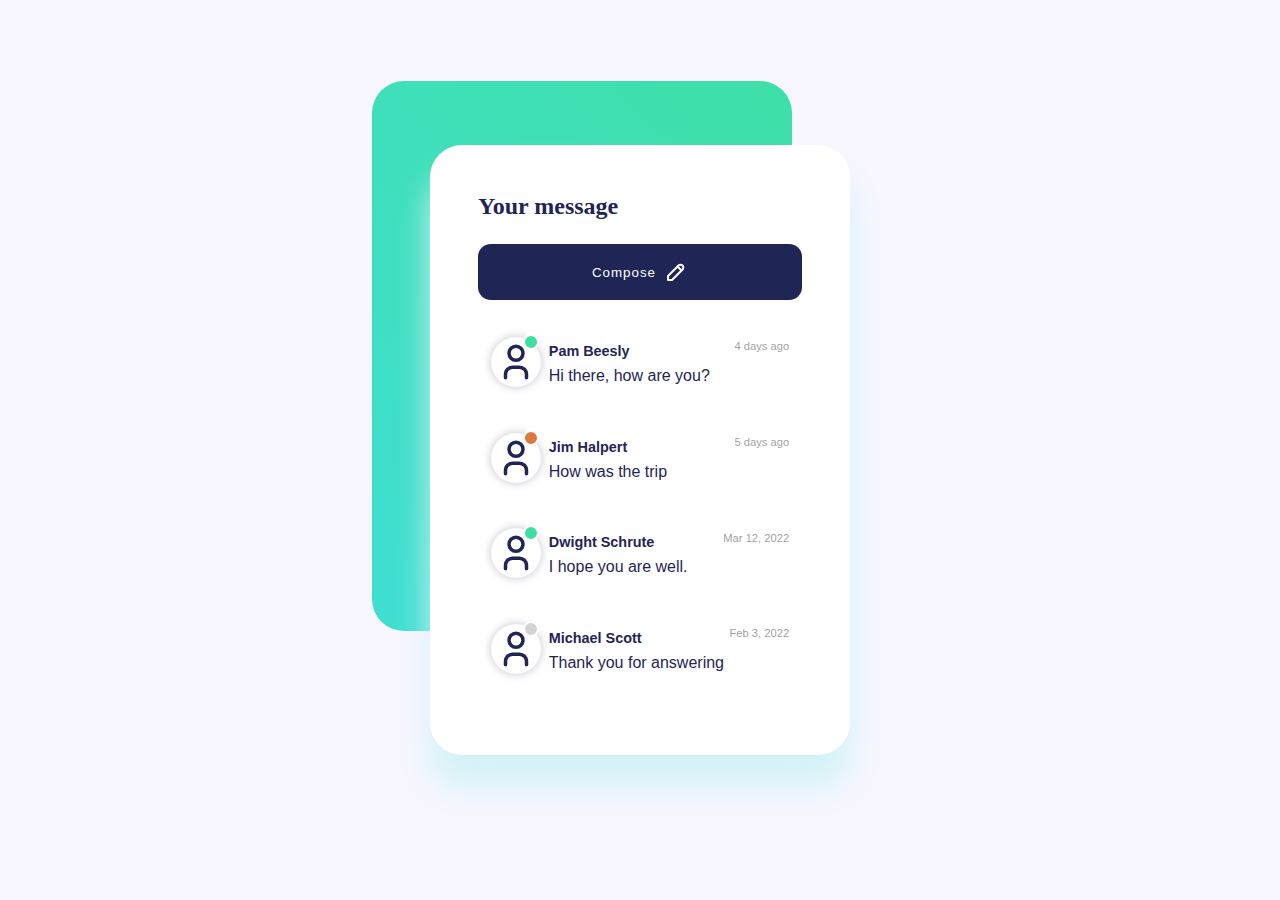
<file: Day2/index.html>
<!DOCTYPE html>
<html lang="en">
<head>
  <meta charset="UTF-8">
  <meta name="viewport" content="width=device-width, initial-scale=1.0">
  <title>Document</title>
  <link rel="stylesheet" href="styles.css">
</head>
<body>
  <section class="main-container">
    <div class="green-background"></div>
    <div class="content">
      <h2>Your message</h2>
      <button>Compose <svg  xmlns="http://www.w3.org/2000/svg"  width="24"  height="24"  viewBox="0 0 24 24"  fill="none"  stroke="currentColor"  stroke-width="2"  stroke-linecap="round"  stroke-linejoin="round"  class="icon icon-tabler icons-tabler-outline icon-tabler-pencil"><path stroke="none" d="M0 0h24v24H0z" fill="none"/><path d="M4 20h4l10.5 -10.5a2.828 2.828 0 1 0 -4 -4l-10.5 10.5v4" /><path d="M13.5 6.5l4 4" /></svg></button>
      <div class="messages">
        <div class="message-profile">
          <div class="image-container">
            <svg  xmlns="http://www.w3.org/2000/svg"  width="50"  height="50"  viewBox="0 0 24 24"  fill="none"  stroke="currentColor"  stroke-width="2"  stroke-linecap="round"  stroke-linejoin="round"  class="icon icon-tabler icons-tabler-outline icon-tabler-user"><path stroke="none" d="M0 0h24v24H0z" fill="none"/><path d="M8 7a4 4 0 1 0 8 0a4 4 0 0 0 -8 0" /><path d="M6 21v-2a4 4 0 0 1 4 -4h4a4 4 0 0 1 4 4v2" /></svg>
          </div>
          <div class="dot available"></div>
          <div class="text">
            <h3>Pam Beesly</h3>
            <p class="meesage">Hi there, how are you?</p>
          </div>
          <p class="days-ago"> 4 days ago</p>
        </div>
        <div class="message-profile">
          <div class="image-container">
            <svg  xmlns="http://www.w3.org/2000/svg"  width="50"  height="50"  viewBox="0 0 24 24"  fill="none"  stroke="currentColor"  stroke-width="2"  stroke-linecap="round"  stroke-linejoin="round"  class="icon icon-tabler icons-tabler-outline icon-tabler-user"><path stroke="none" d="M0 0h24v24H0z" fill="none"/><path d="M8 7a4 4 0 1 0 8 0a4 4 0 0 0 -8 0" /><path d="M6 21v-2a4 4 0 0 1 4 -4h4a4 4 0 0 1 4 4v2" /></svg>
          </div>
          <div class="dot busy"></div>
          <div class="text">
            <h3>Jim Halpert</h3>
            <p class="meesage">How was the trip</p>
          </div>
          <p class="days-ago"> 5 days ago</p>
        </div>
        <div class="message-profile">
          <div class="image-container">
            <svg  xmlns="http://www.w3.org/2000/svg"  width="50"  height="50"  viewBox="0 0 24 24"  fill="none"  stroke="currentColor"  stroke-width="2"  stroke-linecap="round"  stroke-linejoin="round"  class="icon icon-tabler icons-tabler-outline icon-tabler-user"><path stroke="none" d="M0 0h24v24H0z" fill="none"/><path d="M8 7a4 4 0 1 0 8 0a4 4 0 0 0 -8 0" /><path d="M6 21v-2a4 4 0 0 1 4 -4h4a4 4 0 0 1 4 4v2" /></svg>
          </div>
          <div class="dot available"></div>
          <div class="text">
            <h3>Dwight Schrute</h3>
            <p class="meesage">I hope you are well.</p>
          </div>
          <p class="days-ago"> Mar 12, 2022</p>
        </div>
        <div class="message-profile">
          <div class="image-container">
            <svg  xmlns="http://www.w3.org/2000/svg"  width="50"  height="50"  viewBox="0 0 24 24"  fill="none"  stroke="currentColor"  stroke-width="2"  stroke-linecap="round"  stroke-linejoin="round"  class="icon icon-tabler icons-tabler-outline icon-tabler-user"><path stroke="none" d="M0 0h24v24H0z" fill="none"/><path d="M8 7a4 4 0 1 0 8 0a4 4 0 0 0 -8 0" /><path d="M6 21v-2a4 4 0 0 1 4 -4h4a4 4 0 0 1 4 4v2" /></svg>
          </div>
          <div class="dot not-available"></div>
          <div class="text">
            <h3>Michael Scott</h3>
            <p class="meesage">Thank you for answering</p>
          </div>
          <p class="days-ago">Feb 3, 2022</p>
        </div>
      </div>
    </div>
  </section>
</body>
</html>
</file>
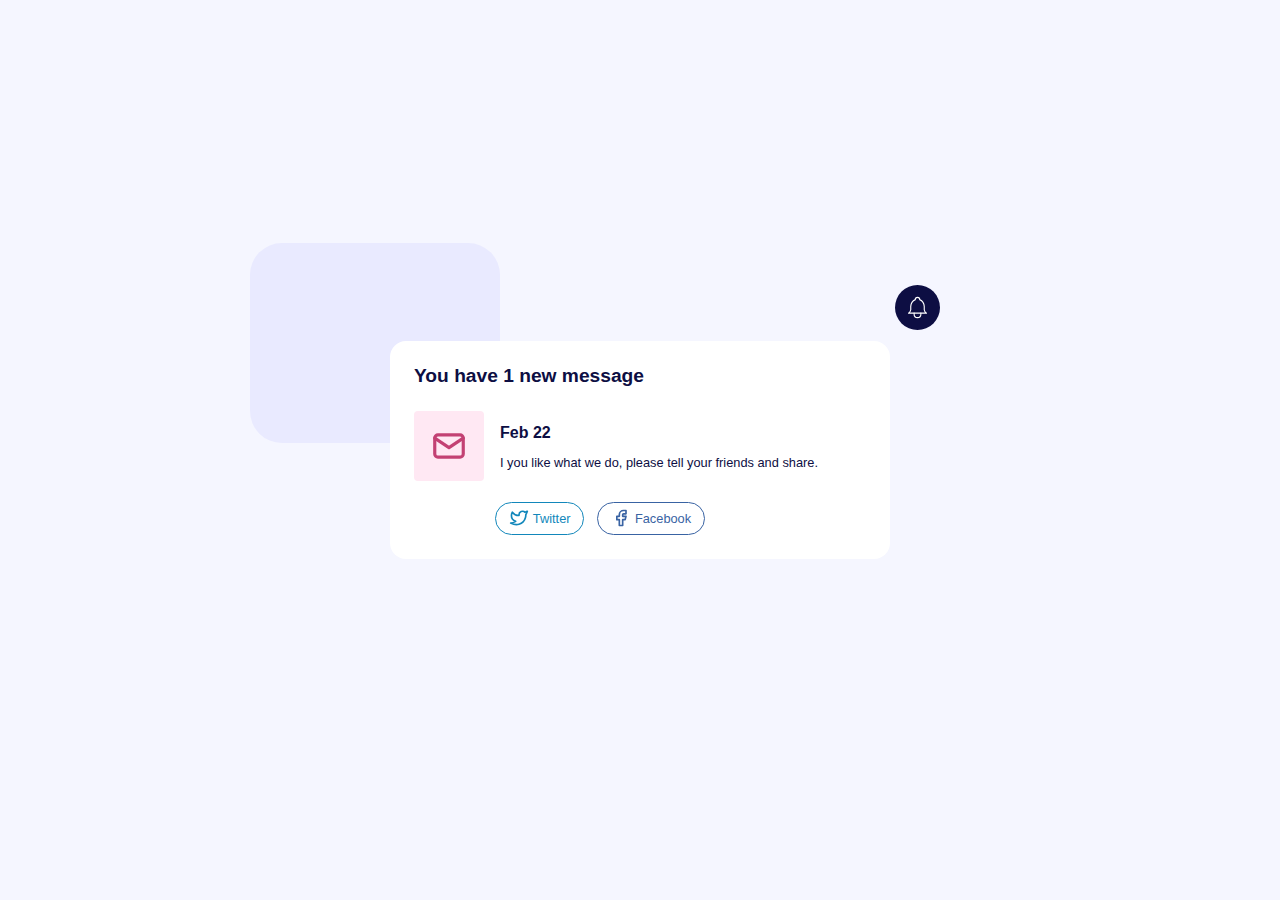
<file: Day4/index.html>
<!DOCTYPE html>
<html lang="en">
<head>
  <meta charset="UTF-8">
  <meta name="viewport" content="width=device-width, initial-scale=1.0">
  <title>Message Notification</title>
  <link rel="stylesheet" href="styles.css">
</head>
<body>
  <section class="notification-container"> 
    <div class="blue-section"></div>
    <svg  xmlns="http://www.w3.org/2000/svg"  width="45"  height="45"  viewBox="0 0 24 24"  fill="none"  stroke="currentColor"  stroke-width="1"  stroke-linecap="round"  stroke-linejoin="round"  class="icon icon-tabler icons-tabler-outline icon-tabler-bell"><path stroke="none" d="M0 0h24v24H0z" fill="none"/><path d="M10 5a2 2 0 1 1 4 0a7 7 0 0 1 4 6v3a4 4 0 0 0 2 3h-16a4 4 0 0 0 2 -3v-3a7 7 0 0 1 4 -6" /><path d="M9 17v1a3 3 0 0 0 6 0v-1" /></svg>
    <div class="notification">
      <h2>You have 1 new message</h2>
      <div class="info">
        <svg  xmlns="http://www.w3.org/2000/svg"  width="70"  height="70"  viewBox="0 0 24 24"  fill="none"  stroke="currentColor"  stroke-width="2"  stroke-linecap="round"  stroke-linejoin="round"  class="icon icon-tabler icons-tabler-outline icon-tabler-mail"><path stroke="none" d="M0 0h24v24H0z" fill="none"/><path d="M3 7a2 2 0 0 1 2 -2h14a2 2 0 0 1 2 2v10a2 2 0 0 1 -2 2h-14a2 2 0 0 1 -2 -2v-10z" /><path d="M3 7l9 6l9 -6" /></svg>        
        <div class="info-text">
          <h3>Feb 22</h3>
          <p>I you like what we do, please tell your friends and share.</p>          
        </div>        
      </div>
      <div class="buttons-container">
        <button class="twitter">
          <svg  xmlns="http://www.w3.org/2000/svg"  width="20"  height="20"  viewBox="0 0 24 24"  fill="none"  stroke="currentColor"  stroke-width="2"  stroke-linecap="round"  stroke-linejoin="round"  class="icon icon-tabler icons-tabler-outline icon-tabler-brand-twitter"><path stroke="none" d="M0 0h24v24H0z" fill="none"/><path d="M22 4.01c-1 .49 -1.98 .689 -3 .99c-1.121 -1.265 -2.783 -1.335 -4.38 -.737s-2.643 2.06 -2.62 3.737v1c-3.245 .083 -6.135 -1.395 -8 -4c0 0 -4.182 7.433 4 11c-1.872 1.247 -3.739 2.088 -6 2c3.308 1.803 6.913 2.423 10.034 1.517c3.58 -1.04 6.522 -3.723 7.651 -7.742a13.84 13.84 0 0 0 .497 -3.753c0 -.249 1.51 -2.772 1.818 -4.013z" /></svg>
          Twitter
        </button>
        <button class="facebook">
          <svg  xmlns="http://www.w3.org/2000/svg"  width="20"  height="20"  viewBox="0 0 24 24"  fill="none"  stroke="currentColor"  stroke-width="2"  stroke-linecap="round"  stroke-linejoin="round"  class="icon icon-tabler icons-tabler-outline icon-tabler-brand-facebook"><path stroke="none" d="M0 0h24v24H0z" fill="none"/><path d="M7 10v4h3v7h4v-7h3l1 -4h-4v-2a1 1 0 0 1 1 -1h3v-4h-3a5 5 0 0 0 -5 5v2h-3" /></svg>
          Facebook
        </button>
      </div>      
    </div>
  </section>
  <script src="index.js"></script>
</body>
</html>
</file>
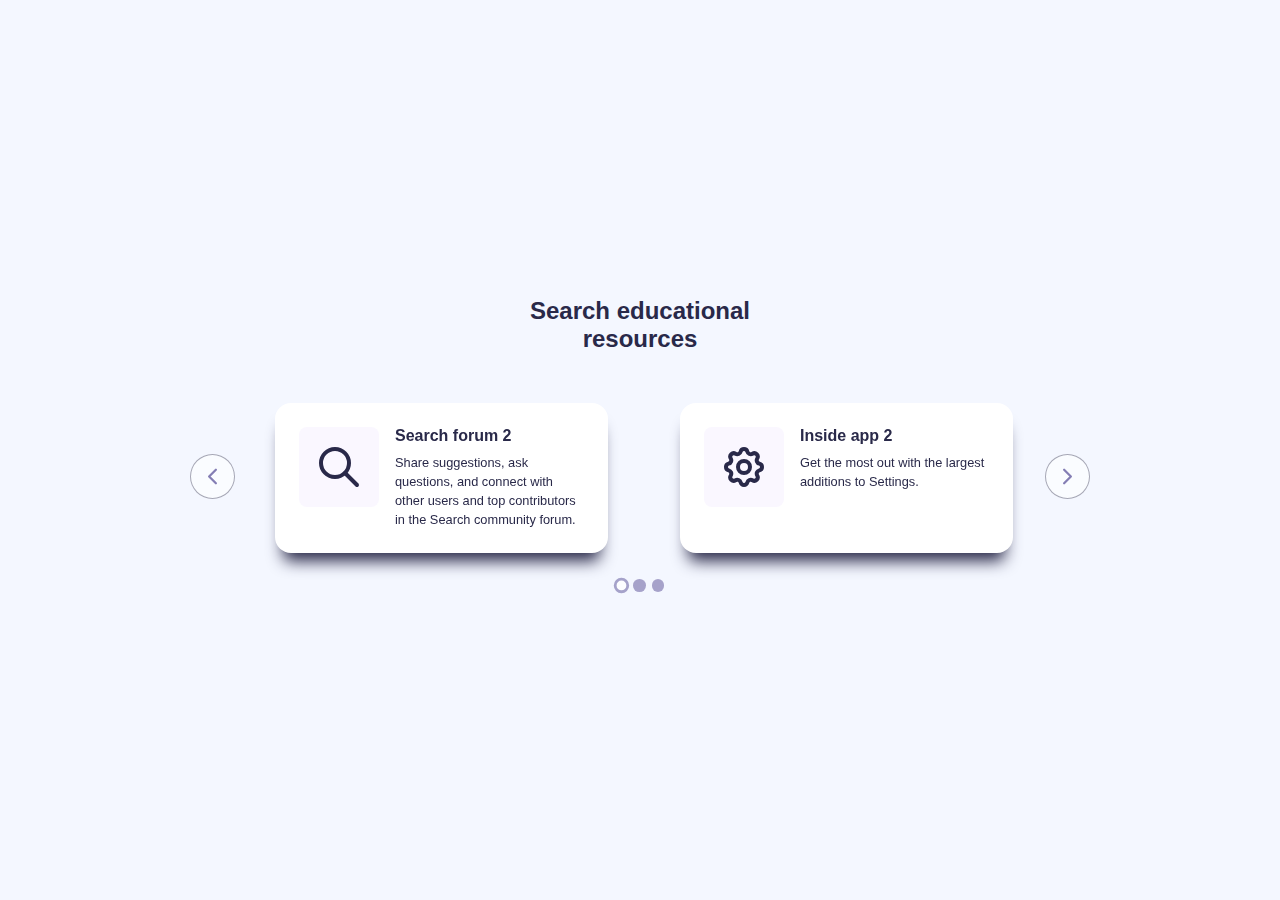
<file: Day5/index.html>
<!DOCTYPE html>
<html lang="en">
<head>
  <meta charset="UTF-8">
  <meta name="viewport" content="width=device-width, initial-scale=1.0">
  <title>Resources Slider</title>
  <link href="https://cdn.jsdelivr.net/npm/@splidejs/splide@4.1.4/dist/css/splide.min.css" rel="stylesheet">
  <link rel="stylesheet" href="styles.css">
</head>
<body>
  <section class="resources-container">
    <h2>Search educational <br> resources</h2>
    <section class="splide">
      <div class="splide__arrows">
        <button class="splide__arrow--prev">
          <svg xmlns="http://www.w3.org/2000/svg" class="icon icon-tabler icon-tabler-chevron-left" width="24" height="24" viewBox="0 0 24 24" stroke-width="2" stroke="currentColor" fill="none" stroke-linecap="round" stroke-linejoin="round"><path stroke="none" d="M0 0h24v24H0z" fill="none"/><path d="M15 6l-6 6l6 6" /></svg>
        </button> 
      </div>    

      <div class="splide__track">
        <ul class="splide__list">
          <li class="splide__slide">
            <div class="content">
              <svg  xmlns="http://www.w3.org/2000/svg"  width="24"  height="24"  viewBox="0 0 24 24"  fill="none"  stroke="currentColor"  stroke-width="2"  stroke-linecap="round"  stroke-linejoin="round"  class="icon icon-tabler icons-tabler-outline icon-tabler-search"><path stroke="none" d="M0 0h24v24H0z" fill="none"/><path d="M10 10m-7 0a7 7 0 1 0 14 0a7 7 0 1 0 -14 0" /><path d="M21 21l-6 -6" /></svg>
              <div class="text">
                <h3>Search forum 2</h3>
                <p>Share suggestions, ask questions, and connect with other users and top contributors in the Search community forum.</p>
              </div>
            </div>
          </li>
          <li class="splide__slide">
            <div class="content">
              <svg  xmlns="http://www.w3.org/2000/svg"  width="24"  height="24"  viewBox="0 0 24 24"  fill="none"  stroke="currentColor"  stroke-width="2"  stroke-linecap="round"  stroke-linejoin="round"  class="icon icon-tabler icons-tabler-outline icon-tabler-settings"><path stroke="none" d="M0 0h24v24H0z" fill="none"/><path d="M10.325 4.317c.426 -1.756 2.924 -1.756 3.35 0a1.724 1.724 0 0 0 2.573 1.066c1.543 -.94 3.31 .826 2.37 2.37a1.724 1.724 0 0 0 1.065 2.572c1.756 .426 1.756 2.924 0 3.35a1.724 1.724 0 0 0 -1.066 2.573c.94 1.543 -.826 3.31 -2.37 2.37a1.724 1.724 0 0 0 -2.572 1.065c-.426 1.756 -2.924 1.756 -3.35 0a1.724 1.724 0 0 0 -2.573 -1.066c-1.543 .94 -3.31 -.826 -2.37 -2.37a1.724 1.724 0 0 0 -1.065 -2.572c-1.756 -.426 -1.756 -2.924 0 -3.35a1.724 1.724 0 0 0 1.066 -2.573c-.94 -1.543 .826 -3.31 2.37 -2.37c1 .608 2.296 .07 2.572 -1.065z" /><path d="M9 12a3 3 0 1 0 6 0a3 3 0 0 0 -6 0" /></svg>
              <div class="text">
                <h3>Inside app 2</h3>
                <p>Get the most out with the largest additions to Settings.</p>
              </div>
            </div>
          </li>
          <li class="splide__slide">
            <div class="content">
              <svg  xmlns="http://www.w3.org/2000/svg"  width="24"  height="24"  viewBox="0 0 24 24"  fill="none"  stroke="currentColor"  stroke-width="2"  stroke-linecap="round"  stroke-linejoin="round"  class="icon icon-tabler icons-tabler-outline icon-tabler-search"><path stroke="none" d="M0 0h24v24H0z" fill="none"/><path d="M10 10m-7 0a7 7 0 1 0 14 0a7 7 0 1 0 -14 0" /><path d="M21 21l-6 -6" /></svg>
              <div class="text">
                <h3>Search forum 3</h3>
                <p>Share suggestions, ask questions, and connect with other users and top contributors in the Search community forum.</p>
              </div>
            </div>
          </li>
          <li class="splide__slide">
            <div class="content">
              <svg  xmlns="http://www.w3.org/2000/svg"  width="24"  height="24"  viewBox="0 0 24 24"  fill="none"  stroke="currentColor"  stroke-width="2"  stroke-linecap="round"  stroke-linejoin="round"  class="icon icon-tabler icons-tabler-outline icon-tabler-settings"><path stroke="none" d="M0 0h24v24H0z" fill="none"/><path d="M10.325 4.317c.426 -1.756 2.924 -1.756 3.35 0a1.724 1.724 0 0 0 2.573 1.066c1.543 -.94 3.31 .826 2.37 2.37a1.724 1.724 0 0 0 1.065 2.572c1.756 .426 1.756 2.924 0 3.35a1.724 1.724 0 0 0 -1.066 2.573c.94 1.543 -.826 3.31 -2.37 2.37a1.724 1.724 0 0 0 -2.572 1.065c-.426 1.756 -2.924 1.756 -3.35 0a1.724 1.724 0 0 0 -2.573 -1.066c-1.543 .94 -3.31 -.826 -2.37 -2.37a1.724 1.724 0 0 0 -1.065 -2.572c-1.756 -.426 -1.756 -2.924 0 -3.35a1.724 1.724 0 0 0 1.066 -2.573c-.94 -1.543 .826 -3.31 2.37 -2.37c1 .608 2.296 .07 2.572 -1.065z" /><path d="M9 12a3 3 0 1 0 6 0a3 3 0 0 0 -6 0" /></svg>
              <div class="text">
                <h3>Inside app 3</h3>
                <p>Get the most out with the largest additions to Settings.</p>
              </div>
            </div>
          </li>
          <li class="splide__slide">
            <div class="content">
              <svg  xmlns="http://www.w3.org/2000/svg"  width="24"  height="24"  viewBox="0 0 24 24"  fill="none"  stroke="currentColor"  stroke-width="2"  stroke-linecap="round"  stroke-linejoin="round"  class="icon icon-tabler icons-tabler-outline icon-tabler-settings"><path stroke="none" d="M0 0h24v24H0z" fill="none"/><path d="M10.325 4.317c.426 -1.756 2.924 -1.756 3.35 0a1.724 1.724 0 0 0 2.573 1.066c1.543 -.94 3.31 .826 2.37 2.37a1.724 1.724 0 0 0 1.065 2.572c1.756 .426 1.756 2.924 0 3.35a1.724 1.724 0 0 0 -1.066 2.573c.94 1.543 -.826 3.31 -2.37 2.37a1.724 1.724 0 0 0 -2.572 1.065c-.426 1.756 -2.924 1.756 -3.35 0a1.724 1.724 0 0 0 -2.573 -1.066c-1.543 .94 -3.31 -.826 -2.37 -2.37a1.724 1.724 0 0 0 -1.065 -2.572c-1.756 -.426 -1.756 -2.924 0 -3.35a1.724 1.724 0 0 0 1.066 -2.573c-.94 -1.543 .826 -3.31 2.37 -2.37c1 .608 2.296 .07 2.572 -1.065z" /><path d="M9 12a3 3 0 1 0 6 0a3 3 0 0 0 -6 0" /></svg>
              <div class="text">
                <h3>Inside app 3</h3>
                <p>Get the most out with the largest additions to Settings.</p>
              </div>
            </div>
          </li>
        </ul>
      </div>

      <div class="splide__arrows">
        <button class="splide__arrow--next">
          <svg  xmlns="http://www.w3.org/2000/svg"  width="24"  height="24"  viewBox="0 0 24 24"  fill="none"  stroke="currentColor"  stroke-width="2"  stroke-linecap="round"  stroke-linejoin="round"  class="icon icon-tabler icons-tabler-outline icon-tabler-chevron-right"><path stroke="none" d="M0 0h24v24H0z" fill="none"/><path d="M9 6l6 6l-6 6" /></svg>
        </button>
      </div>
    </section>
  </section>
  <script src="https://cdn.jsdelivr.net/npm/@splidejs/splide@4.1.4/dist/js/splide.min.js"></script>
  <script src="index.js"></script>
</body>
</html>
</file>
<file: Day2/styles.css>
*, *::before, *::after {
  margin: 0;
  padding: 0;
  box-sizing: border-box;
}

body{
  min-height: 100vh;
  display: flex;
  justify-content: center;
  align-items: center;
  background-color: #f8f6ff;
  color:#1f2555;
  font-family: Arial, Helvetica, sans-serif;
}

.main-container{
  width: 90%;
  max-width: 600px;
  position: relative;
  display: flex;
  align-items: center;
  justify-content: center;
}

.green-background{
  background: linear-gradient(45deg, #40ded3, #3edfa7);
  border-radius: 2rem;
  width: 70%;
  height: 550px;
  position: absolute;
  left: 2rem;
  top:-4rem;
}

.content{
  width: 70%;
  border-radius: 2rem;
  background: #fff;
  position: relative;
  box-shadow: 0 2rem 2rem #d3f2f7;
  padding: 3rem;
}

h2{
  font-family: 'Times New Roman', Times, serif;
  margin-bottom: 1.5rem;
}

button{
  width: 100%;
  background: #1f2555;
  color: #fff;
  border: none;
  border-radius: 0.8rem;
  padding: 1rem;
  display: flex;
  align-items: center;
  justify-content: center;
  gap: 0.5rem;
  letter-spacing: 1px;
  cursor: pointer;
  transform: 0.5s;
  margin-bottom: 1.5rem;
}

button:hover{
  background: #434760;
}

.message-profile{
  display: flex;
  align-items: center;
  gap:0.5rem;
  position: relative;
  margin-bottom: 1rem;
  padding: 0.8rem;
  cursor: pointer;
  border-radius: 0.5rem;
  transition: 0.5s;
}

.message-profile:hover{
  background: #f8f6ff;
}

.dot{
  border-radius: 50%;
  border: 2px solid #fff;
  width: 1rem;
  height: 1rem;
  background: #3edfa7;
  position: absolute;
  left: 2.8rem;
  top: 0.6rem
}

.busy{
  background: #dd7842;
}

.not-available{
  background: #d3d3d3 ;
}

.icon-tabler-user{
  border-radius: 50%;
  padding: 0.25rem;
  background: #fff;
  filter: drop-shadow(0 0 0.25rem #1f255548);
}

h3{
  font-size: 0.9rem;
  margin-bottom: 0.5rem;
}

.message{
  font-size: 0.8rem;
}

.days-ago{
  font-size: 0.7rem;
  color: #7d7d7dbf;
  position: absolute;
  right: 0.8rem;
  top: 1rem;  
}

@media (max-width: 600px){
  .green-background{
    width: 100%;
    left: unset;
  }

  .content{
    width: 90%;
    padding: 1.5rem;
  }

  h3{
    font-size: 0.8rem;
  }

  .message{
    font-size: 0.7rem;
  }

  .days-ago{
    font-size: 0.6rem;
  }
}
</file>
<file: Day4/styles.css>
*, *::before, *::after{
  padding: 0;
  margin: 0;
  box-sizing: border-box;
}

body{
  min-height: 100vh;
  display: flex;
  justify-content: center;
  align-items: center;
  background: #f5f6ff;
  color: #0d0e43;
  font-family: Arial, Helvetica, sans-serif;
}

.notification-container{
  width: 90%;
  max-width: 600px;
  position: relative;
  display: flex;
  justify-content: center;
}

.blue-section{
  background: #e9eaff;
  position: absolute;
  border-radius: 2rem;
  width: 250px;
  height: 200px;
  top:-45%;
  left: -15%;
  z-index: -1;
}

.icon-tabler-bell{
  border-radius: 50%;
  background: #0d0e43;
  color: #fff;
  padding: 0.5rem;
  position:absolute;
  right: 0;
  top:-3.5rem;
  cursor: pointer;
  transition: 0.5s;
  border: 1px solid transparent;
}

.icon-tabler-bell:hover{
  background: #fff;
  color: #0d0e43;
  border-color: #0d0e43;
}

h2{
  font-size: 1.2rem;
  margin-bottom: 1.5rem;
}

h3{
  font-size: 1rem;
  margin: 0.8rem 0;
}

p{
  font-size: 0.8rem;
  margin-bottom: 2rem;
}

.info{
  display: flex;
  gap:1rem;
}


.notification{
  border-radius: 1rem;
  padding: 1.5rem;
  background: #fff;
  box-shadow: 0 1rem 1 #e6e6f2;
  position: relative;  
  width: 100%;
  max-width: 500px;
  transition: 0.5s;
}

.icon-tabler-mail{
  background: #ffe8f3;
  color:#c34173;
  padding: 1rem;
  border-radius: 0.25rem;
  min-width: 70px;
}

.buttons-container{
  display: flex;
  align-items: center;
  gap:0.8rem;
  justify-content: center;
}

button{
  background: #fff;
  border-radius: 2rem;
  border: 1px solid;
  display: flex;
  align-items: center;
  gap:0.25rem;
  padding: 0.35rem 0.8rem;
  cursor: pointer;
  transition: 0.5s;
  font-size: 0.8rem;
}

.twitter{
  border-color: #1287BB;
  color: #1287BB;
  margin-left: -5rem;
}

.twitter:hover{
  background: #1287BB;
  color: #fff;
}

.twitter:hover .icon-tabler-brand-twitter, .facebook:hover .icon-tabler-brand-facebook{
  color:#fff;
}

.facebook{
  border-color: #3963a3;
  color:#3963a3;
}

.facebook:hover{
  background: #0d0e43;
  color:#fff;
}

.icon-tabler-brand-twitter{
  color: #1287bb;
}

.icon-tabler-brand-facebook{
  color: #3963a3;
}

@media (max-width:350px){
  .twitter{
    margin-left: unset;
  }
}
</file>
<file: Day5/styles.css>
*, *::after, *::before{
  margin: 0;
  padding: 0;
  box-sizing: border-box;
}

body{
  min-height: 100vh;
  display: flex;
  align-items: center;
  justify-content: center;
  background: #f4f7ff;
  font-family: Arial, Helvetica, sans-serif;
  color: #292949;
}

.resources-container{
  width: 95%;
  max-width: 900px;
}

.splide{
  display: flex;
  justify-content: center;
  align-items: center;
  gap:0.5rem;
  min-height: 250px;
}

h2{
  text-align: center;
}

h3{
  font-size: 1rem;
  margin-bottom: 0.5rem;
}

p{
  font-size: 0.8rem;
  line-height: 1.5;
}

.splide__list{
  display: flex;
  gap:0.5rem;
}

.splide__slide{
  padding: 2rem;
  width: 100%;
  max-width: 400px;
}

.content{
  background: #fff;
  border-radius: 1rem;
  padding: 1.5rem;
  display: flex;
  gap:1rem;  
  height: 100%;
  box-shadow: 0 1rem 1rem -0.5rem #292949;
}

.icon-tabler{
  background: #faf7ff;
  border-radius: 0.5rem;
  padding: 1rem;
  min-width: 80px;
  height: 80px;
}

button{
  background: transparent;
  border: none;
}

.icon-tabler-chevron-left, .icon-tabler-chevron-right{
  min-width: 45px;
  height: 45px;
  padding: 0.5rem;
  border-radius: 50%;
  cursor: pointer;
  background: #fafcff;
  color: #847eb4;
  border: 1.5px solid #29294967;
}

.splide__arrow--prev svg{
  transform: scaleX(1);
}

.splide__pagination__page{
  background: #847eb4;
  width: 0.8rem;
  height: 0.8rem;
}

.splide__pagination__page.is-active{
  border: 2px solid #847eb4;
  width: 0.7rem;
  height: 0.7rem;
}

@media(max-width:750px){
  .splide{
    gap:0.1rem;
  }

  .content{
    flex-direction: column;
    align-items: center;
    justify-content: center;
    padding: 0.8rem;
  }

  p{
    font-size: 0.65rem;
  }

  .icon-tabler-chevron-left, .icon-tabler-chevron-right{
    padding: 0.25rem;
    min-width: 35px;
    height: 35px;
  }
}
</file>
